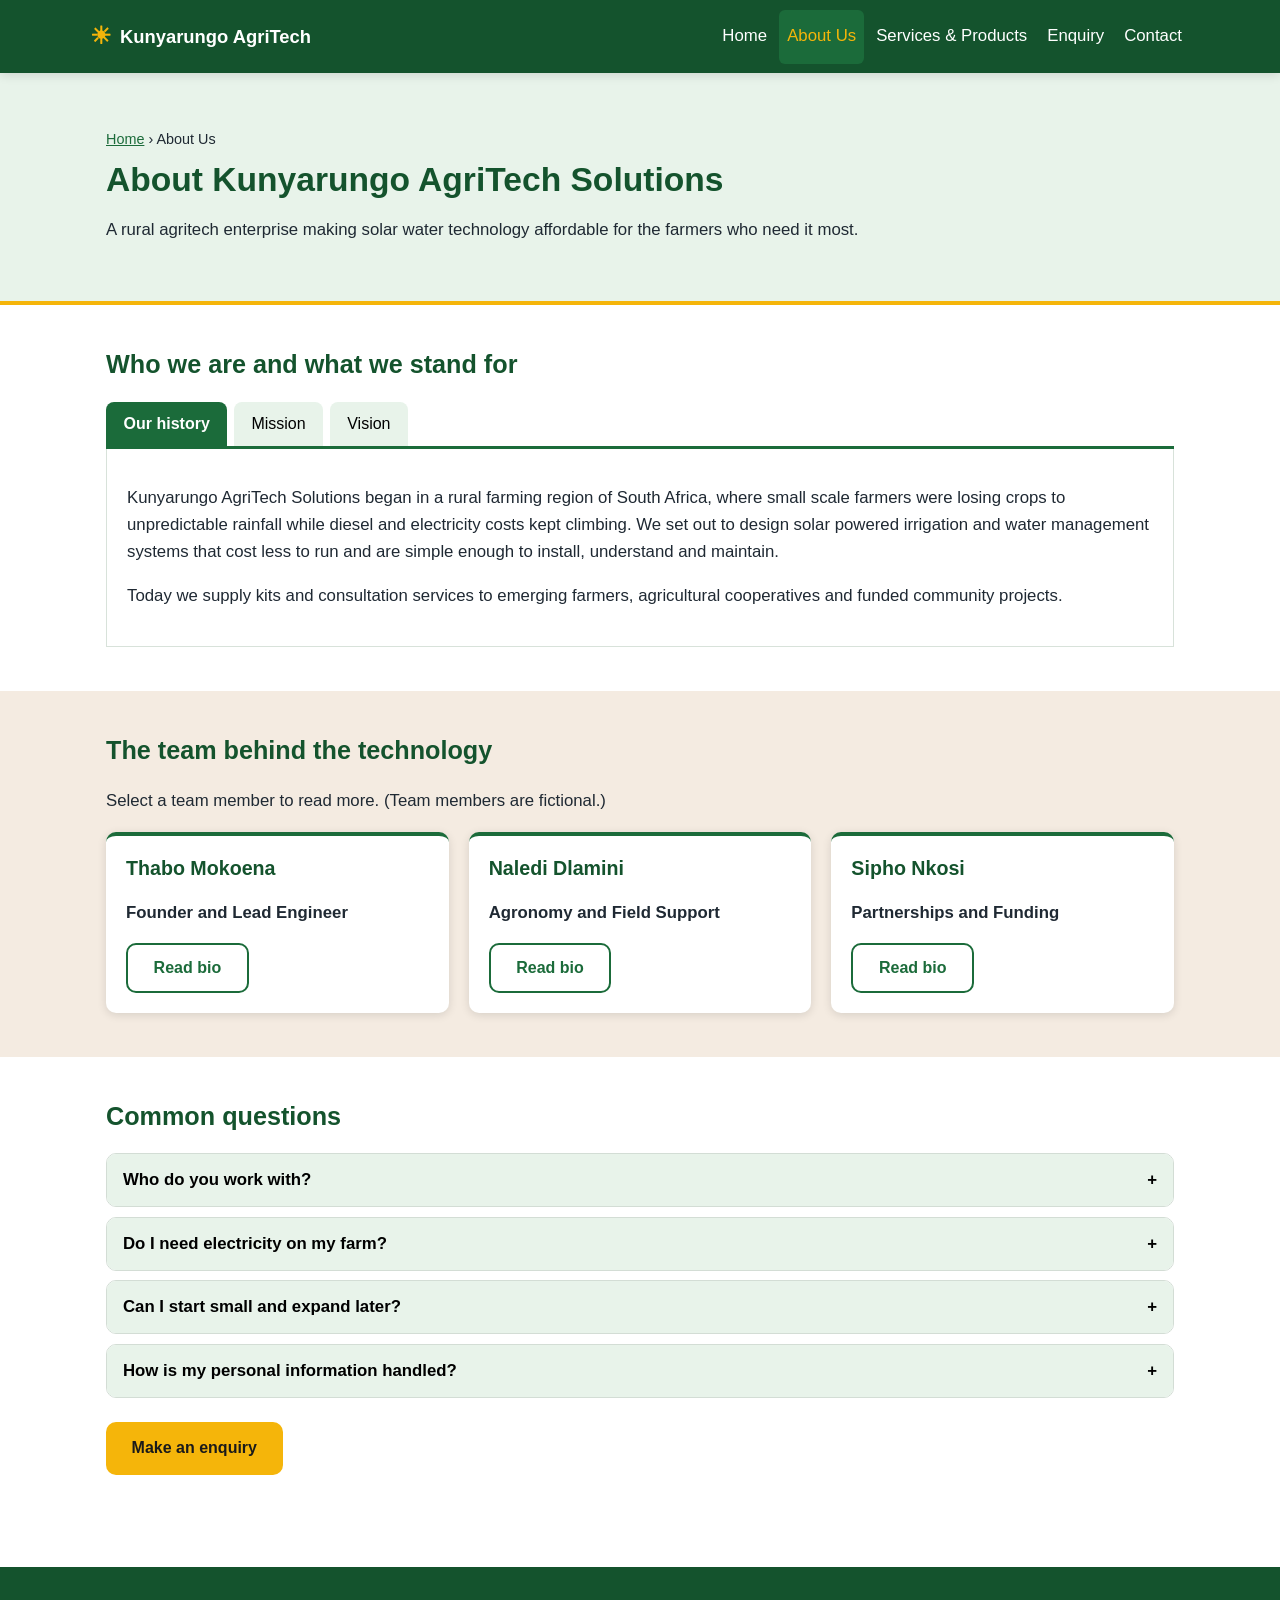
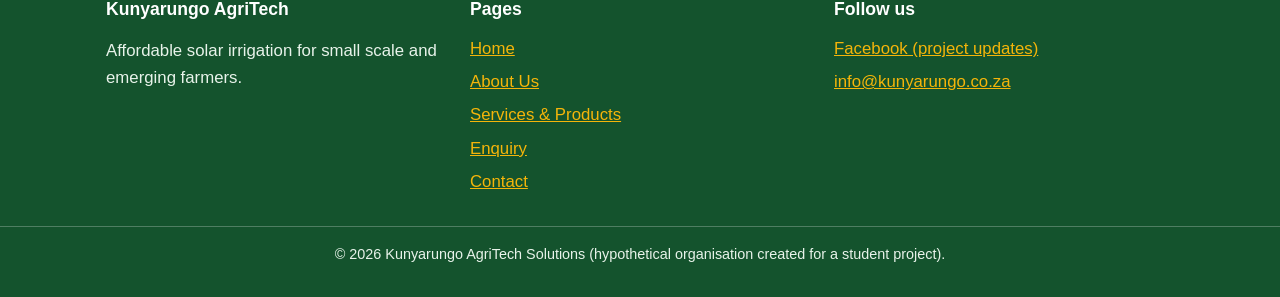
<file: WEDE(Part3)/kunyarungo-site/about.html>
<!DOCTYPE html>
<html lang="en-ZA">
<head>
  <meta charset="UTF-8">
  <meta name="viewport" content="width=device-width, initial-scale=1">
  <title>About Us: Our Story, Mission and Team | Kunyarungo AgriTech</title>
  <meta name="description" content="Learn how Kunyarungo AgriTech Solutions helps small scale and emerging South African farmers with affordable solar irrigation. Meet the team behind the technology.">
  <meta name="keywords" content="about Kunyarungo AgriTech, solar irrigation team, emerging farmer support, renewable agriculture South Africa">
  <meta name="robots" content="index, follow">
  <link rel="canonical" href="https://kunyarungo-agritech.netlify.app/about.html">
  <meta property="og:title" content="About Kunyarungo AgriTech Solutions">
  <meta property="og:description" content="Our story, mission, vision and the team behind affordable solar irrigation.">
  <meta property="og:type" content="website">
  <meta property="og:image" content="https://kunyarungo-agritech.netlify.app/images/solar-irrigation-hero.svg">
  <meta name="theme-color" content="#14532d">
  <link rel="icon" href="images/solar-irrigation-hero.svg" type="image/svg+xml">
  <link rel="stylesheet" href="css/styles.css">
</head>
<body>
  <a class="skip-link" href="#main">Skip to main content</a>
  <header class="site-header">
    <div class="container header-inner">
      <a class="brand" href="index.html"><span class="sun" aria-hidden="true">&#9728;</span> Kunyarungo AgriTech</a>
      <button class="nav-toggle" id="navToggle" aria-expanded="false" aria-controls="mainNav" aria-label="Toggle navigation menu">&#9776;</button>
      <nav class="main-nav" id="mainNav" aria-label="Main navigation">
        <ul>
          <li><a href="index.html">Home</a></li>
          <li><a href="about.html" aria-current="page">About Us</a></li>
          <li><a href="services.html">Services &amp; Products</a></li>
          <li><a href="enquiry.html">Enquiry</a></li>
          <li><a href="contact.html">Contact</a></li>
        </ul>
      </nav>
    </div>
  </header>

  <main id="main">
    <div class="page-hero">
      <div class="container">
        <p class="breadcrumb"><a href="index.html">Home</a> &rsaquo; About Us</p>
        <h1>About Kunyarungo AgriTech Solutions</h1>
        <p>A rural agritech enterprise making solar water technology affordable for the farmers who need it most.</p>
      </div>
    </div>

    <section aria-labelledby="story-heading">
      <div class="container">
        <h2 id="story-heading">Who we are and what we stand for</h2>
        <div class="tabs" id="aboutTabs">
          <div role="tablist" aria-label="About sections">
            <button role="tab" id="tab-history" aria-controls="panel-history" aria-selected="true">Our history</button>
            <button role="tab" id="tab-mission" aria-controls="panel-mission" aria-selected="false" tabindex="-1">Mission</button>
            <button role="tab" id="tab-vision" aria-controls="panel-vision" aria-selected="false" tabindex="-1">Vision</button>
          </div>
          <div role="tabpanel" id="panel-history" aria-labelledby="tab-history">
            <p>Kunyarungo AgriTech Solutions began in a rural farming region of South Africa, where small scale farmers were losing crops to unpredictable rainfall while diesel and electricity costs kept climbing. We set out to design solar powered irrigation and water management systems that cost less to run and are simple enough to install, understand and maintain.</p>
            <p>Today we supply kits and consultation services to emerging farmers, agricultural cooperatives and funded community projects.</p>
          </div>
          <div role="tabpanel" id="panel-mission" aria-labelledby="tab-mission" hidden>
            <p>To empower small scale and emerging farmers with affordable, sustainable agricultural technology that improves crop yield and water security.</p>
          </div>
          <div role="tabpanel" id="panel-vision" aria-labelledby="tab-vision" hidden>
            <p>To become a leading provider of accessible, renewable energy agricultural solutions across Southern Africa.</p>
          </div>
        </div>
      </div>
    </section>

    <section class="alt" aria-labelledby="team-heading">
      <div class="container">
        <h2 id="team-heading">The team behind the technology</h2>
        <p>Select a team member to read more. (Team members are fictional.)</p>
        <div class="grid grid-3">
          <article class="card reveal">
            <h3>Thabo Mokoena</h3>
            <p><strong>Founder and Lead Engineer</strong></p>
            <button class="btn btn-outline" type="button" data-modal="modal-thabo">Read bio</button>
          </article>
          <article class="card reveal">
            <h3>Naledi Dlamini</h3>
            <p><strong>Agronomy and Field Support</strong></p>
            <button class="btn btn-outline" type="button" data-modal="modal-naledi">Read bio</button>
          </article>
          <article class="card reveal">
            <h3>Sipho Nkosi</h3>
            <p><strong>Partnerships and Funding</strong></p>
            <button class="btn btn-outline" type="button" data-modal="modal-sipho">Read bio</button>
          </article>
        </div>
      </div>
    </section>

    <section aria-labelledby="faq-heading">
      <div class="container">
        <h2 id="faq-heading">Common questions</h2>
        <div id="faqAccordion">
          <div class="accordion-item">
            <h3 style="margin:0"><button class="accordion-btn" aria-expanded="false" aria-controls="faq1" id="faq1-btn"><span>Who do you work with?</span><span class="icon" aria-hidden="true">+</span></button></h3>
            <div class="accordion-panel" id="faq1" role="region" aria-labelledby="faq1-btn"><p>Small scale and emerging farmers, agricultural cooperatives, and government or NGO partners such as the Department of Agriculture, Land Reform and Rural Development (DALRRD) who fund or endorse sustainable farming projects.</p></div>
          </div>
          <div class="accordion-item">
            <h3 style="margin:0"><button class="accordion-btn" aria-expanded="false" aria-controls="faq2" id="faq2-btn"><span>Do I need electricity on my farm?</span><span class="icon" aria-hidden="true">+</span></button></h3>
            <div class="accordion-panel" id="faq2" role="region" aria-labelledby="faq2-btn"><p>No. Our systems run on solar power, so they work off-grid and remove your dependence on the electricity grid and on diesel.</p></div>
          </div>
          <div class="accordion-item">
            <h3 style="margin:0"><button class="accordion-btn" aria-expanded="false" aria-controls="faq3" id="faq3-btn"><span>Can I start small and expand later?</span><span class="icon" aria-hidden="true">+</span></button></h3>
            <div class="accordion-panel" id="faq3" role="region" aria-labelledby="faq3-btn"><p>Yes. Our kits are modular, so you can begin with a starter pump kit and add panels, storage and sensors as your farm grows.</p></div>
          </div>
          <div class="accordion-item">
            <h3 style="margin:0"><button class="accordion-btn" aria-expanded="false" aria-controls="faq4" id="faq4-btn"><span>How is my personal information handled?</span><span class="icon" aria-hidden="true">+</span></button></h3>
            <div class="accordion-panel" id="faq4" role="region" aria-labelledby="faq4-btn"><p>We only collect what we need to respond to your enquiry and we handle it in line with POPIA, South Africa's Protection of Personal Information Act.</p></div>
          </div>
        </div>
        <p style="margin-top:1.5rem"><a class="btn" href="enquiry.html">Make an enquiry</a></p>
      </div>
    </section>
  </main>

  <div class="modal-overlay" id="modal-thabo" role="dialog" aria-modal="true" aria-labelledby="m-thabo-title">
    <div class="modal"><h2 id="m-thabo-title">Thabo Mokoena</h2><p>Thabo designs our solar pumping systems. He grew up on a small farm and focuses on making technology that farmers can repair themselves.</p><button class="btn" type="button" data-close>Close</button></div>
  </div>
  <div class="modal-overlay" id="modal-naledi" role="dialog" aria-modal="true" aria-labelledby="m-naledi-title">
    <div class="modal"><h2 id="m-naledi-title">Naledi Dlamini</h2><p>Naledi is an agronomist who visits farms, advises on crop water needs and trains farmers to run and maintain their irrigation systems.</p><button class="btn" type="button" data-close>Close</button></div>
  </div>
  <div class="modal-overlay" id="modal-sipho" role="dialog" aria-modal="true" aria-labelledby="m-sipho-title">
    <div class="modal"><h2 id="m-sipho-title">Sipho Nkosi</h2><p>Sipho works with cooperatives, NGOs and government departments to structure funded projects that bring solar irrigation to more communities.</p><button class="btn" type="button" data-close>Close</button></div>
  </div>

  <footer class="site-footer">
    <div class="container footer-grid">
      <div><h2>Kunyarungo AgriTech</h2><p>Affordable solar irrigation for small scale and emerging farmers.</p></div>
      <div><h2>Pages</h2><ul>
        <li><a href="index.html">Home</a></li><li><a href="about.html">About Us</a></li><li><a href="services.html">Services &amp; Products</a></li><li><a href="enquiry.html">Enquiry</a></li><li><a href="contact.html">Contact</a></li></ul></div>
      <div><h2>Follow us</h2><ul>
        <li><a href="https://www.facebook.com/" target="_blank" rel="noopener noreferrer">Facebook (project updates)</a></li>
        <li><a href="mailto:info@kunyarungo.co.za">info@kunyarungo.co.za</a></li></ul></div>
    </div>
    <p class="copyright">&copy; 2026 Kunyarungo AgriTech Solutions (hypothetical organisation created for a student project).</p>
  </footer>
  <script src="js/main.js" defer></script>
</body>
</html>
</file>
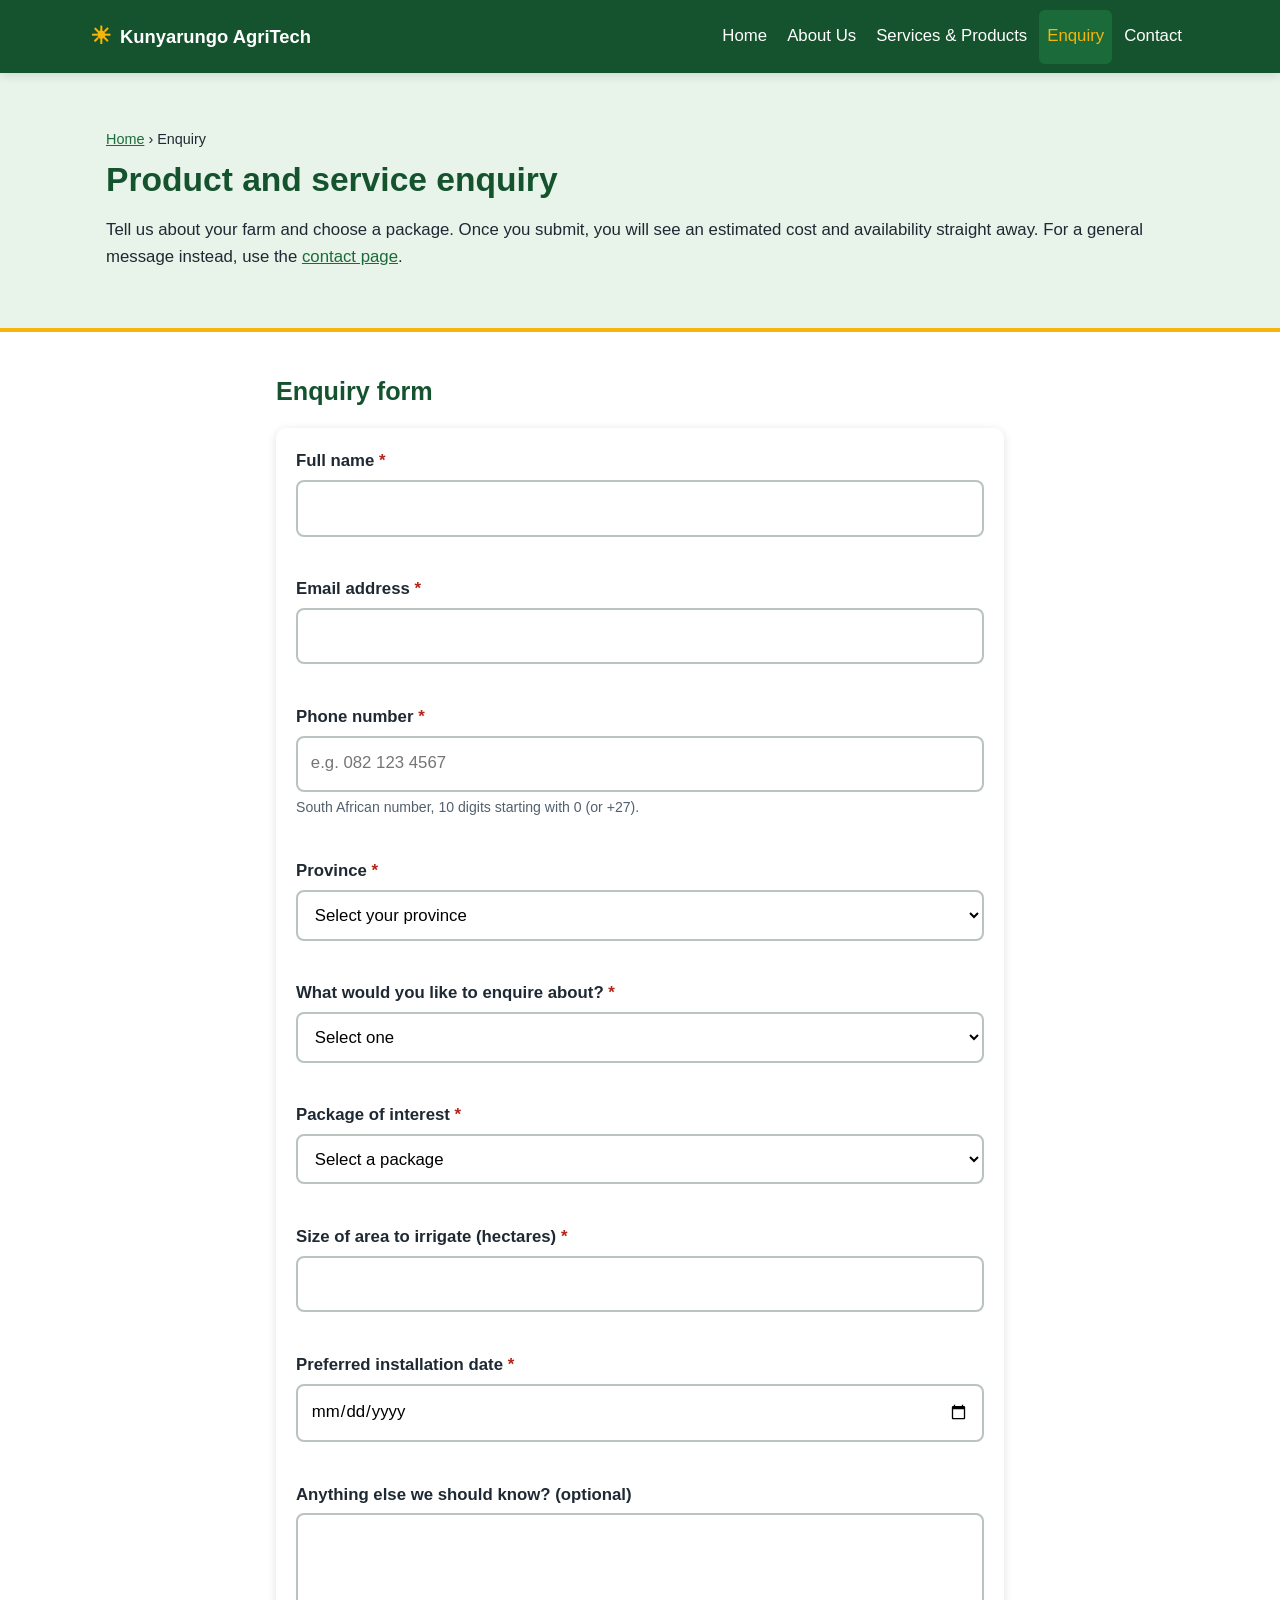
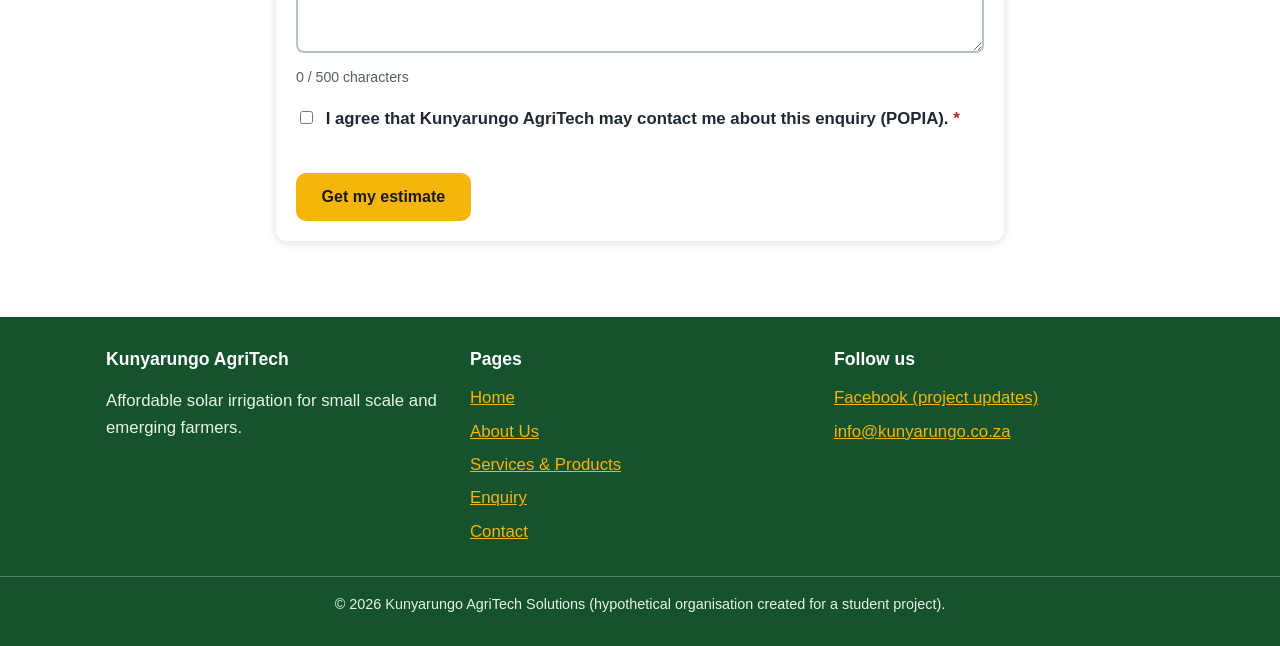
<file: WEDE(Part3)/kunyarungo-site/enquiry.html>
<!DOCTYPE html>
<html lang="en-ZA">
<head>
  <meta charset="UTF-8">
  <meta name="viewport" content="width=device-width, initial-scale=1">
  <title>Request a Solar Irrigation Quote | Kunyarungo AgriTech Enquiry</title>
  <meta name="description" content="Enquire about solar irrigation kits and get an instant estimated cost and availability for your farm. Short, mobile friendly form with a request-a-quote option.">
  <meta name="keywords" content="solar irrigation quote, request a quote, irrigation enquiry South Africa, farm water estimate">
  <meta name="robots" content="index, follow">
  <link rel="canonical" href="https://kunyarungo-agritech.netlify.app/enquiry.html">
  <meta property="og:title" content="Request a Solar Irrigation Quote | Kunyarungo AgriTech">
  <meta property="og:description" content="Get an estimated cost and availability for solar irrigation on your farm.">
  <meta property="og:type" content="website">
  <meta property="og:image" content="https://kunyarungo-agritech.netlify.app/images/solar-irrigation-hero.svg">
  <meta name="theme-color" content="#14532d">
  <link rel="icon" href="images/solar-irrigation-hero.svg" type="image/svg+xml">
  <link rel="stylesheet" href="css/styles.css">
</head>
<body>
  <a class="skip-link" href="#main">Skip to main content</a>
  <header class="site-header">
    <div class="container header-inner">
      <a class="brand" href="index.html"><span class="sun" aria-hidden="true">&#9728;</span> Kunyarungo AgriTech</a>
      <button class="nav-toggle" id="navToggle" aria-expanded="false" aria-controls="mainNav" aria-label="Toggle navigation menu">&#9776;</button>
      <nav class="main-nav" id="mainNav" aria-label="Main navigation">
        <ul>
          <li><a href="index.html">Home</a></li>
          <li><a href="about.html">About Us</a></li>
          <li><a href="services.html">Services &amp; Products</a></li>
          <li><a href="enquiry.html" aria-current="page">Enquiry</a></li>
          <li><a href="contact.html">Contact</a></li>
        </ul>
      </nav>
    </div>
  </header>

  <main id="main">
    <div class="page-hero">
      <div class="container">
        <p class="breadcrumb"><a href="index.html">Home</a> &rsaquo; Enquiry</p>
        <h1>Product and service enquiry</h1>
        <p>Tell us about your farm and choose a package. Once you submit, you will see an estimated cost and availability straight away. For a general message instead, use the <a href="contact.html">contact page</a>.</p>
      </div>
    </div>

    <section aria-labelledby="enq-heading">
      <div class="container" style="max-width:760px">
        <h2 id="enq-heading">Enquiry form</h2>
        <form id="enquiryForm" action="/" method="post" name="enquiry" data-netlify="true" netlify-honeypot="website" novalidate>
          <input type="hidden" name="form-name" value="enquiry">
          <div class="form-row">
            <label for="fullName">Full name <span class="req" aria-hidden="true">*</span></label>
            <input type="text" id="fullName" name="fullName" required minlength="2" maxlength="60" autocomplete="name" aria-describedby="fullName-err">
            <p class="error-msg" id="fullName-err" role="alert"></p>
          </div>
          <div class="form-row">
            <label for="email">Email address <span class="req" aria-hidden="true">*</span></label>
            <input type="email" id="email" name="email" required maxlength="100" autocomplete="email" aria-describedby="email-err">
            <p class="error-msg" id="email-err" role="alert"></p>
          </div>
          <div class="form-row">
            <label for="phone">Phone number <span class="req" aria-hidden="true">*</span></label>
            <input type="tel" id="phone" name="phone" required inputmode="tel" placeholder="e.g. 082 123 4567" autocomplete="tel" aria-describedby="phone-hint phone-err">
            <p class="hint" id="phone-hint">South African number, 10 digits starting with 0 (or +27).</p>
            <p class="error-msg" id="phone-err" role="alert"></p>
          </div>
          <div class="form-row">
            <label for="province">Province <span class="req" aria-hidden="true">*</span></label>
            <select id="province" name="province" required aria-describedby="province-err">
              <option value="">Select your province</option>
              <option>Limpopo</option>
              <option>Mpumalanga</option>
              <option>Free State</option>
              <option>KwaZulu-Natal</option>
              <option>Eastern Cape</option>
              <option>North West</option>
              <option>Gauteng</option>
              <option>Northern Cape</option>
              <option>Western Cape</option>
            </select>
            <p class="error-msg" id="province-err" role="alert"></p>
          </div>
          <div class="form-row">
            <label for="enquiryType">What would you like to enquire about? <span class="req" aria-hidden="true">*</span></label>
            <select id="enquiryType" name="enquiryType" required aria-describedby="enquiryType-err">
              <option value="">Select one</option>
              <option value="product">A solar irrigation product</option>
              <option value="consultation">A farm consultation</option>
              <option value="quote">Request a quote</option>
            </select>
            <p class="error-msg" id="enquiryType-err" role="alert"></p>
          </div>
          <div class="form-row">
            <label for="product">Package of interest <span class="req" aria-hidden="true">*</span></label>
            <select id="product" name="product" required aria-describedby="product-err">
              <option value="">Loading packages&hellip;</option>
            </select>
            <p class="error-msg" id="product-err" role="alert"></p>
          </div>
          <div class="form-row">
            <label for="hectares">Size of area to irrigate (hectares) <span class="req" aria-hidden="true">*</span></label>
            <input type="number" id="hectares" name="hectares" required min="0.1" max="500" step="0.1" inputmode="decimal" aria-describedby="hectares-err">
            <p class="error-msg" id="hectares-err" role="alert"></p>
          </div>
          <div class="form-row">
            <label for="startDate">Preferred installation date <span class="req" aria-hidden="true">*</span></label>
            <input type="date" id="startDate" name="startDate" required aria-describedby="startDate-err">
            <p class="error-msg" id="startDate-err" role="alert"></p>
          </div>
          <div class="form-row">
            <label for="notes">Anything else we should know? (optional)</label>
            <textarea id="notes" name="notes" maxlength="500" aria-describedby="notes-count"></textarea>
            <p class="hint" id="notes-count">0 / 500 characters</p>
          </div>
          <div class="form-row">
            <label><input type="checkbox" id="consent" name="consent" required style="width:auto;min-height:0;margin-right:.5rem"> I agree that Kunyarungo AgriTech may contact me about this enquiry (POPIA). <span class="req" aria-hidden="true">*</span></label>
            <p class="error-msg" id="consent-err" role="alert"></p>
          </div>
          <div class="honeypot" aria-hidden="true"><label>Leave blank <input type="text" name="website" tabindex="-1" autocomplete="off"></label></div>
          <button class="btn" type="submit" id="submitBtn">Get my estimate <span class="spinner" aria-hidden="true">&hellip;</span></button>
          <div class="form-status" id="formStatus" role="status" aria-live="polite" tabindex="-1"></div>
        </form>
      </div>
    </section>
  </main>

  <footer class="site-footer">
    <div class="container footer-grid">
      <div><h2>Kunyarungo AgriTech</h2><p>Affordable solar irrigation for small scale and emerging farmers.</p></div>
      <div><h2>Pages</h2><ul>
        <li><a href="index.html">Home</a></li><li><a href="about.html">About Us</a></li><li><a href="services.html">Services &amp; Products</a></li><li><a href="enquiry.html">Enquiry</a></li><li><a href="contact.html">Contact</a></li></ul></div>
      <div><h2>Follow us</h2><ul>
        <li><a href="https://www.facebook.com/" target="_blank" rel="noopener noreferrer">Facebook (project updates)</a></li>
        <li><a href="mailto:info@kunyarungo.co.za">info@kunyarungo.co.za</a></li></ul></div>
    </div>
    <p class="copyright">&copy; 2026 Kunyarungo AgriTech Solutions (hypothetical organisation created for a student project).</p>
  </footer>
  <script src="js/main.js" defer></script>
  <script src="js/forms.js" defer></script>
  <script src="js/enquiry.js" defer></script>
</body>
</html>
</file>
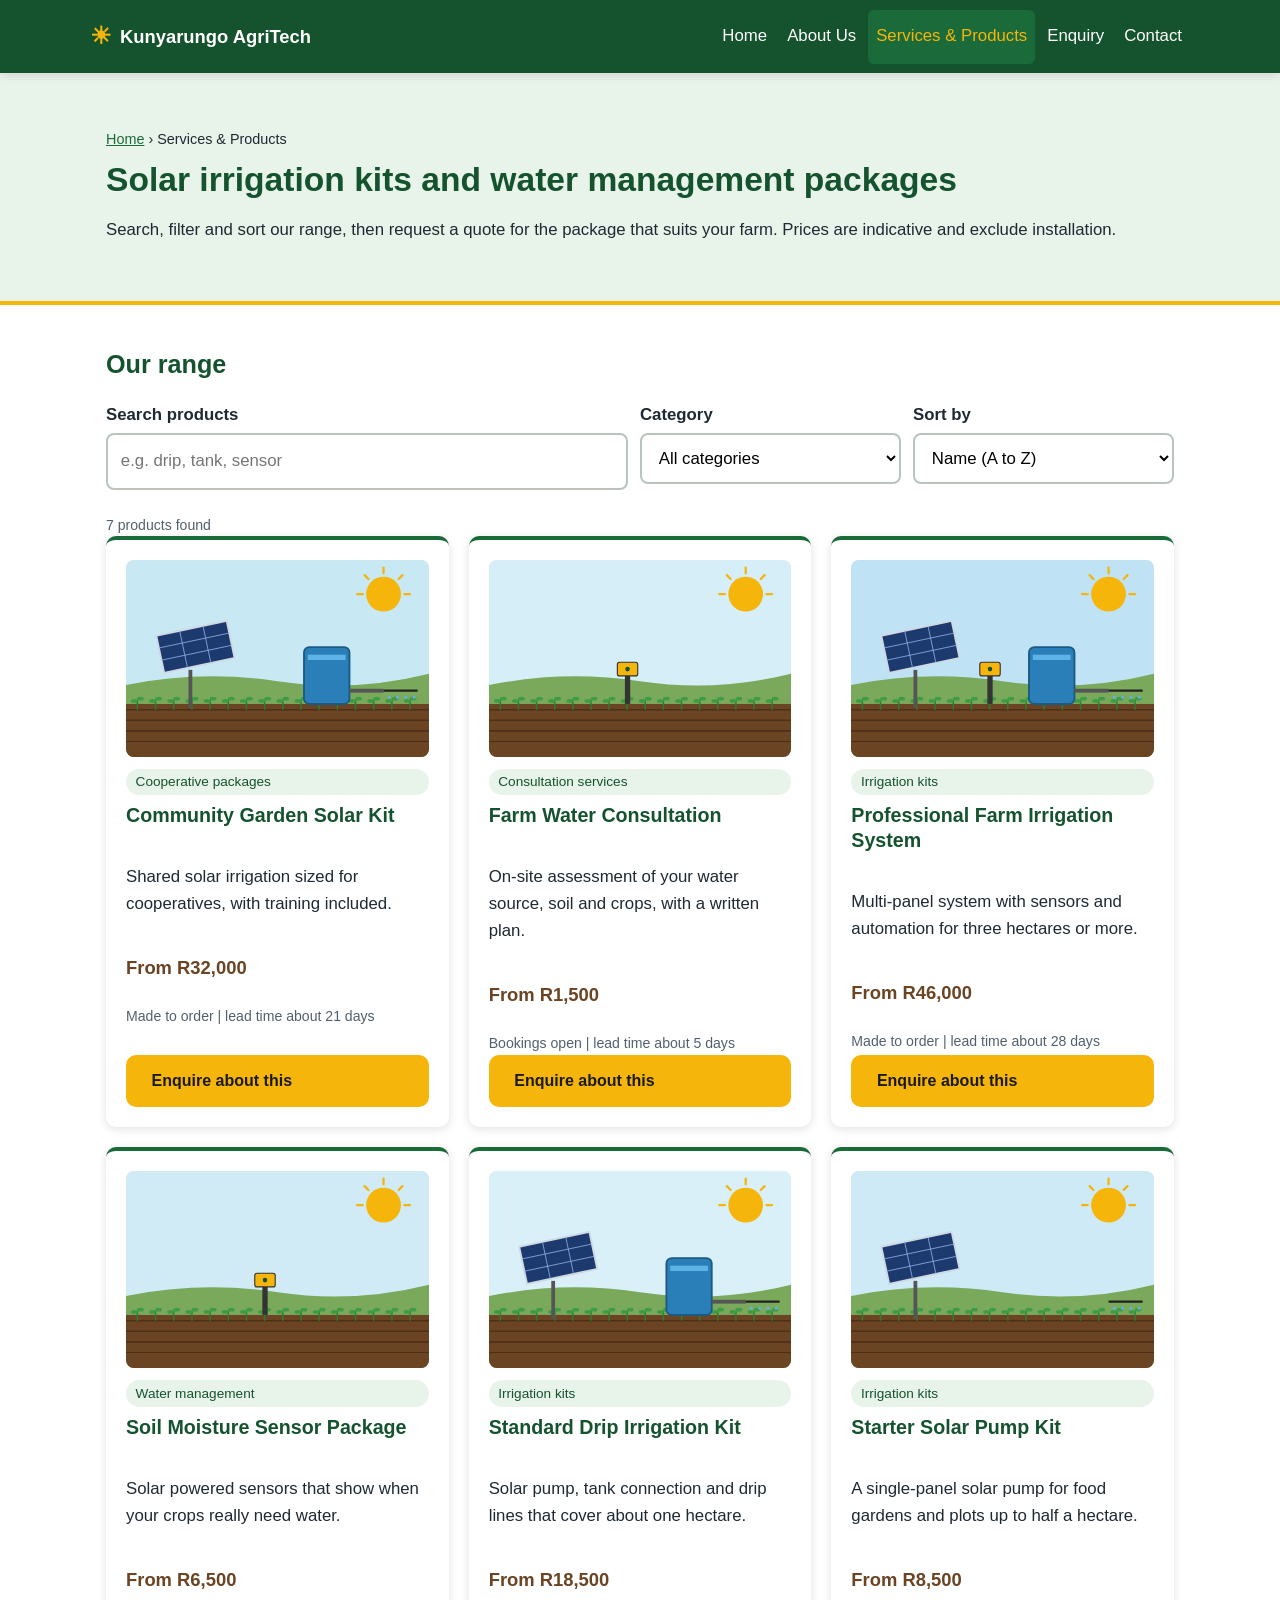
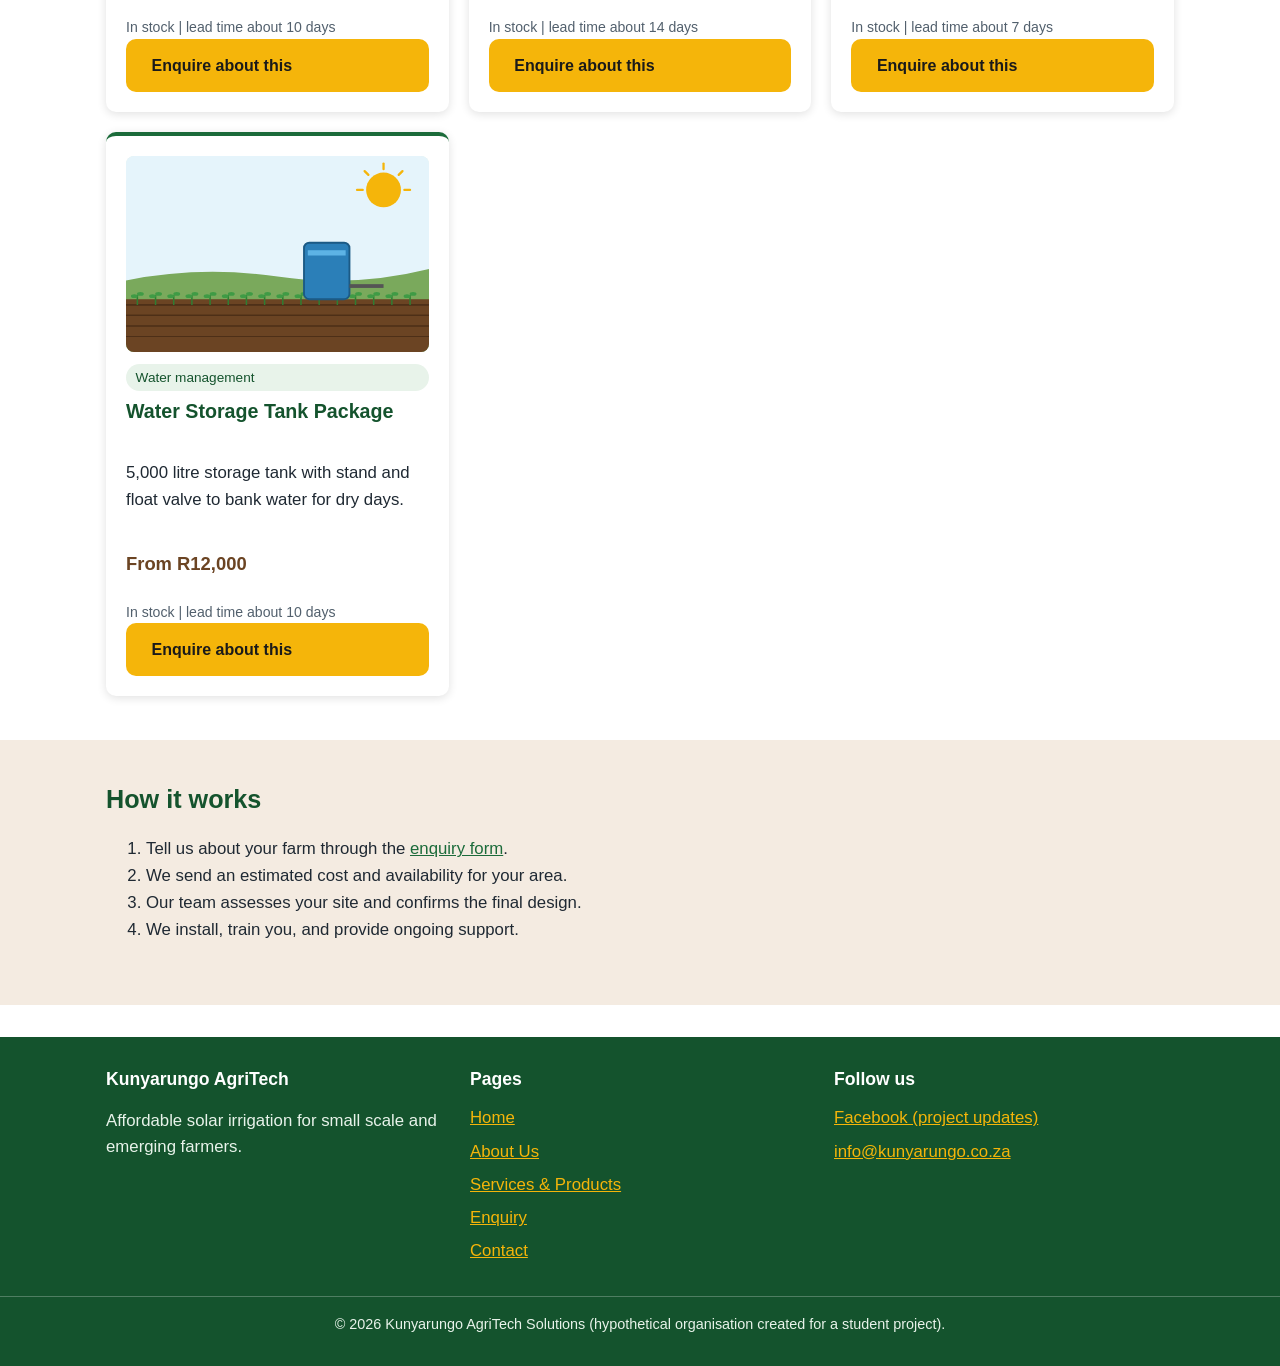
<file: WEDE(Part3)/kunyarungo-site/services.html>
<!DOCTYPE html>
<html lang="en-ZA">
<head>
  <meta charset="UTF-8">
  <meta name="viewport" content="width=device-width, initial-scale=1">
  <title>Solar Irrigation Kits and Water Management Packages | Kunyarungo AgriTech</title>
  <meta name="description" content="Browse solar irrigation kits, drip systems, water storage and soil sensor packages for small farms. Search, filter and sort by price, then request a quote.">
  <meta name="keywords" content="solar irrigation kit price, solar pump South Africa, drip irrigation kit, water storage tank, soil moisture sensor, farm consultation">
  <meta name="robots" content="index, follow">
  <link rel="canonical" href="https://kunyarungo-agritech.netlify.app/services.html">
  <meta property="og:title" content="Solar Irrigation Kits and Water Management | Kunyarungo AgriTech">
  <meta property="og:description" content="Search and compare our solar irrigation kits and water management packages.">
  <meta property="og:type" content="website">
  <meta property="og:image" content="https://kunyarungo-agritech.netlify.app/images/solar-irrigation-hero.svg">
  <meta name="theme-color" content="#14532d">
  <link rel="icon" href="images/solar-irrigation-hero.svg" type="image/svg+xml">
  <link rel="stylesheet" href="css/styles.css">
</head>
<body>
  <a class="skip-link" href="#main">Skip to main content</a>
  <header class="site-header">
    <div class="container header-inner">
      <a class="brand" href="index.html"><span class="sun" aria-hidden="true">&#9728;</span> Kunyarungo AgriTech</a>
      <button class="nav-toggle" id="navToggle" aria-expanded="false" aria-controls="mainNav" aria-label="Toggle navigation menu">&#9776;</button>
      <nav class="main-nav" id="mainNav" aria-label="Main navigation">
        <ul>
          <li><a href="index.html">Home</a></li>
          <li><a href="about.html">About Us</a></li>
          <li><a href="services.html" aria-current="page">Services &amp; Products</a></li>
          <li><a href="enquiry.html">Enquiry</a></li>
          <li><a href="contact.html">Contact</a></li>
        </ul>
      </nav>
    </div>
  </header>

  <main id="main">
    <div class="page-hero">
      <div class="container">
        <p class="breadcrumb"><a href="index.html">Home</a> &rsaquo; Services &amp; Products</p>
        <h1>Solar irrigation kits and water management packages</h1>
        <p>Search, filter and sort our range, then request a quote for the package that suits your farm. Prices are indicative and exclude installation.</p>
      </div>
    </div>

    <section aria-labelledby="catalogue-heading">
      <div class="container">
        <h2 id="catalogue-heading">Our range</h2>
        <div class="toolbar" role="search">
          <div>
            <label for="searchBox">Search products</label>
            <input type="search" id="searchBox" placeholder="e.g. drip, tank, sensor" autocomplete="off">
          </div>
          <div>
            <label for="categoryFilter">Category</label>
            <select id="categoryFilter">
              <option value="all">All categories</option>
            </select>
          </div>
          <div>
            <label for="sortSelect">Sort by</label>
            <select id="sortSelect">
              <option value="name">Name (A to Z)</option>
              <option value="price-asc">Price: low to high</option>
              <option value="price-desc">Price: high to low</option>
            </select>
          </div>
        </div>
        <p id="resultCount" aria-live="polite" class="hint"></p>
        <div class="grid grid-3" id="productGrid" aria-live="polite">
          <p>Loading products&hellip;</p>
        </div>
      </div>
    </section>

    <section class="alt" aria-labelledby="how-heading">
      <div class="container">
        <h2 id="how-heading">How it works</h2>
        <ol>
          <li>Tell us about your farm through the <a href="enquiry.html">enquiry form</a>.</li>
          <li>We send an estimated cost and availability for your area.</li>
          <li>Our team assesses your site and confirms the final design.</li>
          <li>We install, train you, and provide ongoing support.</li>
        </ol>
      </div>
    </section>
  </main>

  <footer class="site-footer">
    <div class="container footer-grid">
      <div><h2>Kunyarungo AgriTech</h2><p>Affordable solar irrigation for small scale and emerging farmers.</p></div>
      <div><h2>Pages</h2><ul>
        <li><a href="index.html">Home</a></li><li><a href="about.html">About Us</a></li><li><a href="services.html">Services &amp; Products</a></li><li><a href="enquiry.html">Enquiry</a></li><li><a href="contact.html">Contact</a></li></ul></div>
      <div><h2>Follow us</h2><ul>
        <li><a href="https://www.facebook.com/" target="_blank" rel="noopener noreferrer">Facebook (project updates)</a></li>
        <li><a href="mailto:info@kunyarungo.co.za">info@kunyarungo.co.za</a></li></ul></div>
    </div>
    <p class="copyright">&copy; 2026 Kunyarungo AgriTech Solutions (hypothetical organisation created for a student project).</p>
  </footer>
  <script src="js/main.js" defer></script>
  <script src="js/products.js" defer></script>
</body>
</html>
</file>
<file: WEDE(Part3)/kunyarungo-site/css/styles.css>
/* Kunyarungo AgriTech Solutions - main stylesheet (mobile first) */
:root {
  --green-900: #14532d;
  --green-700: #1b6b3a;
  --green-100: #e8f3ea;
  --brown-700: #6b4423;
  --brown-100: #f4ebe1;
  --solar: #f5b50a;
  --solar-dark: #c78f00;
  --ink: #1f2933;
  --muted: #52606d;
  --white: #ffffff;
  --error: #b42318;
  --ok: #067647;
  --radius: 10px;
  --shadow: 0 2px 10px rgba(0, 0, 0, 0.12);
}

*, *::before, *::after { box-sizing: border-box; }

html { scroll-behavior: smooth; }

body {
  margin: 0;
  font-family: "Segoe UI", Roboto, Arial, sans-serif;
  line-height: 1.6;
  color: var(--ink);
  background: var(--white);
  font-size: 1.05rem;
}

img { max-width: 100%; height: auto; display: block; }

a { color: var(--green-700); }
a:hover { color: var(--brown-700); }

.skip-link {
  position: absolute; left: -999px; top: 0;
  background: var(--solar); color: #000; padding: .75rem 1rem; z-index: 2000;
}
.skip-link:focus { left: 0; }

:focus-visible { outline: 3px solid var(--solar-dark); outline-offset: 2px; }

.container { width: 100%; max-width: 1100px; margin: 0 auto; padding: 0 1rem; }

/* ---------- Header / nav ---------- */
.site-header {
  background: var(--green-900);
  color: var(--white);
  position: sticky; top: 0; z-index: 1000;
  box-shadow: var(--shadow);
}
.header-inner { display: flex; align-items: center; justify-content: space-between; padding: .6rem 0; }
.brand { color: var(--white); text-decoration: none; font-weight: 700; font-size: 1.15rem; display: flex; align-items: center; gap: .5rem; }
.brand span.sun { color: var(--solar); font-size: 1.5rem; }
.nav-toggle {
  background: none; border: 2px solid var(--solar); color: var(--white);
  font-size: 1.4rem; padding: .35rem .7rem; border-radius: 6px; cursor: pointer; min-height: 44px; min-width: 44px;
}
.main-nav { display: none; width: 100%; }
.main-nav.open { display: block; }
.main-nav ul { list-style: none; margin: 0; padding: .5rem 0; }
.main-nav a {
  display: block; color: var(--white); text-decoration: none;
  padding: .85rem .5rem; border-radius: 6px; min-height: 44px;
}
.main-nav a:hover, .main-nav a[aria-current="page"] { background: var(--green-700); color: var(--solar); }
.header-inner { flex-wrap: wrap; }

@media (min-width: 800px) {
  .nav-toggle { display: none; }
  .main-nav { display: block; width: auto; }
  .main-nav ul { display: flex; gap: .25rem; padding: 0; }
}

/* ---------- Hero ---------- */
.hero {
  background: linear-gradient(rgba(20,83,45,.78), rgba(20,83,45,.78)), url("../images/solar-irrigation-hero.svg") center/cover no-repeat;
  color: var(--white); padding: 4rem 0 4.5rem; text-align: center;
}
.hero h1 { font-size: clamp(1.9rem, 6vw, 3rem); margin: 0 0 1rem; }
.hero p { max-width: 640px; margin: 0 auto 1.75rem; font-size: 1.15rem; }
.page-hero { background: var(--green-100); padding: 2.5rem 0; border-bottom: 4px solid var(--solar); }
.page-hero h1 { margin: 0 0 .5rem; color: var(--green-900); }

/* ---------- Buttons ---------- */
.btn {
  display: inline-block; background: var(--solar); color: #1a1a1a; font-weight: 700;
  padding: .85rem 1.6rem; border: 0; border-radius: var(--radius); text-decoration: none;
  cursor: pointer; font-size: 1rem; min-height: 48px; transition: transform .2s ease, background .2s ease;
}
.btn:hover { background: var(--solar-dark); color: #fff; transform: translateY(-2px); }
.btn-secondary { background: var(--green-700); color: #fff; }
.btn-secondary:hover { background: var(--green-900); }
.btn-outline { background: transparent; border: 2px solid var(--green-700); color: var(--green-700); }

/* ---------- Sections ---------- */
section { padding: 2.75rem 0; }
section.alt { background: var(--brown-100); }
h1, h2, h3 { line-height: 1.25; }
h2 { color: var(--green-900); margin-top: 0; }

.grid { display: grid; gap: 1.25rem; }
@media (min-width: 700px) { .grid-2 { grid-template-columns: repeat(2, 1fr); } .grid-3 { grid-template-columns: repeat(3, 1fr); } }

.card {
  background: var(--white); border-radius: var(--radius); box-shadow: var(--shadow);
  padding: 1.25rem; border-top: 4px solid var(--green-700);
}
.card h3 { margin-top: 0; color: var(--green-900); }

/* scroll animation */
.reveal { opacity: 0; transform: translateY(24px); transition: opacity .7s ease, transform .7s ease; }
.reveal.visible { opacity: 1; transform: none; }
@media (prefers-reduced-motion: reduce) {
  .reveal { opacity: 1; transform: none; transition: none; }
  html { scroll-behavior: auto; }
}

/* ---------- Product cards ---------- */
.toolbar { display: grid; gap: .75rem; margin-bottom: 1.5rem; }
@media (min-width: 700px) { .toolbar { grid-template-columns: 2fr 1fr 1fr; } }
.product-card { display: flex; flex-direction: column; }
.product-card img { border-radius: 8px; margin-bottom: .75rem; background: var(--green-100); }
.price { font-weight: 700; color: var(--brown-700); font-size: 1.15rem; }
.tag { display: inline-block; background: var(--green-100); color: var(--green-900); padding: .15rem .6rem; border-radius: 999px; font-size: .85rem; margin-bottom: .5rem; }
.product-card .btn { margin-top: auto; }
.no-results { padding: 1.5rem; background: var(--brown-100); border-radius: var(--radius); text-align: center; }

/* ---------- Tabs / accordion ---------- */
.tabs [role="tablist"] { display: flex; flex-wrap: wrap; gap: .4rem; border-bottom: 3px solid var(--green-700); }
.tabs [role="tab"] {
  background: var(--green-100); border: 0; padding: .8rem 1.1rem; cursor: pointer;
  font-size: 1rem; border-radius: 8px 8px 0 0; min-height: 44px;
}
.tabs [role="tab"][aria-selected="true"] { background: var(--green-700); color: #fff; font-weight: 700; }
.tabs [role="tabpanel"] { padding: 1.25rem; background: var(--white); border: 1px solid #d8e2da; border-top: 0; }

.accordion-item { border: 1px solid #d3ddd5; border-radius: var(--radius); margin-bottom: .6rem; overflow: hidden; background: #fff; }
.accordion-btn {
  width: 100%; text-align: left; background: var(--green-100); border: 0; padding: 1rem;
  font-size: 1.05rem; font-weight: 600; cursor: pointer; display: flex; justify-content: space-between; min-height: 48px;
}
.accordion-btn[aria-expanded="true"] { background: var(--green-700); color: #fff; }
.accordion-btn .icon { transition: transform .3s ease; }
.accordion-btn[aria-expanded="true"] .icon { transform: rotate(45deg); }
.accordion-panel { max-height: 0; overflow: hidden; transition: max-height .35s ease; padding: 0 1rem; }
.accordion-panel.open { padding: 1rem; }

/* ---------- Gallery / lightbox ---------- */
.gallery { display: grid; gap: .75rem; grid-template-columns: repeat(2, 1fr); }
@media (min-width: 800px) { .gallery { grid-template-columns: repeat(4, 1fr); } }
.gallery button { border: 0; padding: 0; background: none; cursor: zoom-in; border-radius: 8px; overflow: hidden; }
.gallery img { transition: transform .3s ease; width: 100%; aspect-ratio: 4/3; object-fit: cover; }
.gallery button:hover img { transform: scale(1.06); }

.lightbox {
  position: fixed; inset: 0; background: rgba(0,0,0,.88); display: none;
  align-items: center; justify-content: center; z-index: 3000; padding: 1rem; flex-direction: column;
}
.lightbox.open { display: flex; }
.lightbox img { max-height: 75vh; border-radius: 8px; animation: zoomIn .3s ease; }
.lightbox figcaption { color: #fff; margin-top: .75rem; text-align: center; }
.lightbox-controls { margin-top: 1rem; display: flex; gap: .75rem; }
.lightbox-controls button { background: var(--solar); border: 0; padding: .7rem 1.2rem; border-radius: 8px; font-weight: 700; cursor: pointer; min-height: 44px; }
@keyframes zoomIn { from { transform: scale(.85); opacity: 0; } to { transform: scale(1); opacity: 1; } }

/* ---------- Modal ---------- */
.modal-overlay { position: fixed; inset: 0; background: rgba(0,0,0,.6); display: none; align-items: center; justify-content: center; z-index: 3500; padding: 1rem; }
.modal-overlay.open { display: flex; }
.modal { background: #fff; border-radius: var(--radius); padding: 1.5rem; max-width: 520px; width: 100%; max-height: 90vh; overflow: auto; animation: zoomIn .25s ease; }
.modal h2 { margin-top: 0; }

/* ---------- Forms ---------- */
form { background: #fff; padding: 1.25rem; border-radius: var(--radius); box-shadow: var(--shadow); }
.form-row { margin-bottom: 1.1rem; }
label { display: block; font-weight: 600; margin-bottom: .3rem; }
.req { color: var(--error); }
input, select, textarea {
  width: 100%; padding: .8rem; border: 2px solid #b9c4bc; border-radius: 8px; font: inherit; min-height: 48px; background: #fff;
}
input:focus, select:focus, textarea:focus { border-color: var(--green-700); }
input.invalid, select.invalid, textarea.invalid { border-color: var(--error); background: #fff5f4; }
input.valid, select.valid, textarea.valid { border-color: var(--ok); }
textarea { min-height: 140px; resize: vertical; }
.error-msg { color: var(--error); font-size: .9rem; margin: .3rem 0 0; min-height: 1.2em; }
.hint { color: var(--muted); font-size: .88rem; margin: .25rem 0 0; }
.form-status { margin-top: 1rem; padding: 1rem; border-radius: 8px; display: none; }
.form-status.show { display: block; }
.form-status.success { background: #e7f6ec; border: 1px solid var(--ok); }
.form-status.fail { background: #fdecea; border: 1px solid var(--error); }
.honeypot { position: absolute; left: -9999px; }
.spinner { display: none; margin-left: .5rem; }
.loading .spinner { display: inline; }

/* ---------- Map ---------- */
#map { height: 380px; border-radius: var(--radius); box-shadow: var(--shadow); z-index: 1; }

/* ---------- Footer ---------- */
.site-footer { background: var(--green-900); color: #e8f3ea; padding: 2rem 0 1rem; margin-top: 2rem; }
.site-footer a { color: var(--solar); }
.footer-grid { display: grid; gap: 1.5rem; }
@media (min-width: 700px) { .footer-grid { grid-template-columns: repeat(3, 1fr); } }
.site-footer h2 { color: #fff; font-size: 1.1rem; }
.site-footer ul { list-style: none; padding: 0; margin: 0; }
.site-footer li { margin-bottom: .4rem; }
.copyright { border-top: 1px solid rgba(255,255,255,.25); margin-top: 1.5rem; padding-top: 1rem; font-size: .9rem; text-align: center; }

.breadcrumb { font-size: .9rem; margin-bottom: .5rem; }
.stats { display: grid; gap: 1rem; grid-template-columns: repeat(2, 1fr); text-align: center; }
@media (min-width: 700px) { .stats { grid-template-columns: repeat(4, 1fr); } }
.stats strong { display: block; font-size: 2rem; color: var(--green-700); }
</file>
